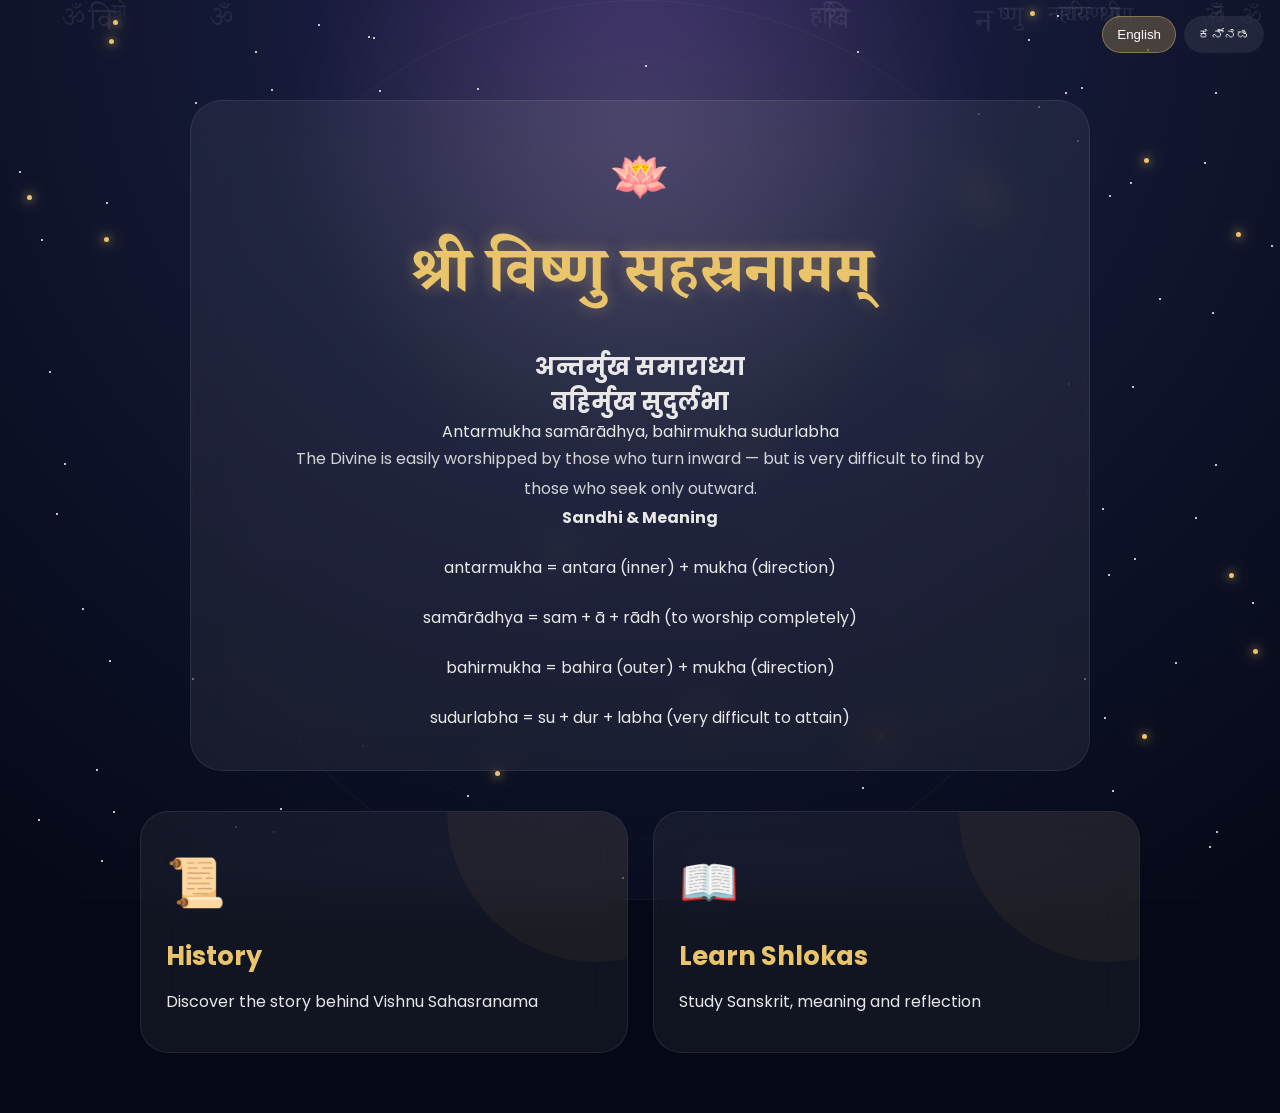
<file: index.html>
<!DOCTYPE html>
<html lang="en">
<head>
  <meta charset="UTF-8">
  <meta name="viewport" content="width=device-width, initial-scale=1.0">

  <title>Vishnu Sahasranama</title>

  <!-- Fonts -->
  <link rel="preconnect" href="https://fonts.googleapis.com">
  <link rel="preconnect" href="https://fonts.gstatic.com" crossorigin>

  <link href="https://fonts.googleapis.com/css2?family=Cinzel:wght@400;600;700&family=Poppins:wght@300;400;500;600&family=Noto+Serif+Devanagari:wght@400;500;600&display=swap" rel="stylesheet">

  <!-- Main CSS -->
  <link rel="stylesheet" href="css/style.css">
</head>

<body>

  <!-- =========================
       COSMIC BACKGROUND
  ========================== -->

  <div class="cosmos"></div>
  <div class="moon-aura"></div>

  <div id="stars"></div>
  <div id="fireflies"></div>
  <div id="sanskritLetters"></div>

  <div class="chakra-bg"></div>

  <!-- =========================
       LANGUAGE TOGGLE
  ========================== -->

  <div class="language-toggle">

    <button
      id="englishBtn"
      class="active"
      onclick="changeLanguage('en')">
      English
    </button>

    <button
      id="kannadaBtn"
      onclick="changeLanguage('kn')">
      ಕನ್ನಡ
    </button>

  </div>

  <!-- =========================
       MAIN CONTENT
  ========================== -->

  <main class="landing-container">

   <section class="quote-card">

    <div class="lotus-icon">
        🪷
    </div>

    <h1 class="quote-sanskrit">
        श्री विष्णु सहस्रनामम्
    </h1>

    <h2 class="main-title">

        अन्तर्मुख समाराध्या <br>
        बहिर्मुख सुदुर्लभा

    </h2>

    <p
        id="transliteration"
        class="transliteration">

        Antarmukha samārādhya,
        bahirmukha sudurlabha

    </p>

    <p
        id="quoteMeaning"
        class="quote-meaning">

        The Divine is easily worshipped by those who turn inward —
        but is very difficult to find by those who seek only outward.

    </p>

    <div
        id="quoteBreakdown"
        class="quote-breakdown">

        <strong id="breakdownTitle">
            Sandhi & Meaning
        </strong>

        <br><br>

        <span id="quoteBreakdownText">

            antarmukha = antara (inner) + mukha (direction)

            <br><br>

            samārādhya = sam + ā + rādh
            (to worship completely)

            <br><br>

            bahirmukha = bahira (outer) + mukha (direction)

            <br><br>

            sudurlabha = su + dur + labha
            (very difficult to attain)

        </span>

    </div>

</section>

    <!-- =========================
         NAVIGATION CARDS
    ========================== -->

    <section class="cards-container">

      <!-- HISTORY -->

      <a href="history.html" class="magic-card">

        <div class="card-icon">
          📜
        </div>

        <h2>History</h2>

        <p id="historyText">
          Discover the story behind
          Vishnu Sahasranama
        </p>

      </a>

      <!-- SHLOKAS -->

      <a href="shlokas.html" class="magic-card">

        <div class="card-icon">
          📖
        </div>

        <h2>Learn Shlokas</h2>

        <p id="shlokaText">
          Study Sanskrit,
          meaning and reflection
        </p>

      </a>

    </section>

  </main>

  <!-- =========================
       HIDDEN OM EFFECT
  ========================== -->

  <div id="hiddenOm">
    ॐ
  </div>

  <!-- =========================
       PAGE SCRIPT
  ========================== -->

  <script>

    /* =========================
       LANGUAGE DATA
    ========================== */

    const translations = {

  en: {

    transliteration:
      "Antarmukha samārādhya, bahirmukha sudurlabha",

    quote:
      "The Divine is easily worshipped by those who turn inward — but is very difficult to find by those who seek only outward.",

    breakdownTitle:
      "Sandhi & Meaning",

    breakdown:
      `antarmukha = antara (inner) + mukha (direction)

samārādhya = sam + ā + rādh (to worship completely)

bahirmukha = bahira (outer) + mukha (direction)

sudurlabha = su + dur + labha (very difficult to attain)`,

    history:
      "Discover the story behind Vishnu Sahasranama",

    shlokas:
      "Study Sanskrit, meaning and reflection"

  },

  kn: {

    transliteration:
      "ಅಂತರ್ಮುಖ ಸಮಾರಾಧ್ಯ, ಬಹಿರ್ಮುಖ ಸುದುರ್ಲಭ",

    quote:
      "ಅಂತರಂಗದ ಕಡೆ ಮುಖಮಾಡುವವರಿಗೆ ಪರಮಾತ್ಮನ ಆರಾಧನೆ ಸುಲಭ; ಹೊರಜಗತ್ತಿನಲ್ಲಿ ಮಾತ್ರ ಹುಡುಕುವವರಿಗೆ ಆ ದೈವಾನುಭವ ಅತ್ಯಂತ ದುರ್ಲಭ.",

    breakdownTitle:
      "ಪದ ವಿಭಜನೆ",

    breakdown:
      `ಅಂತರ್ಮುಖ = ಅಂತರ (ಒಳಗೆ) + ಮುಖ

ಸಮಾರಾಧ್ಯ = ಸಮ್ + ಆ + ರಾಧ್

ಬಹಿರ್ಮುಖ = ಬಹಿರ್ (ಹೊರಗೆ) + ಮುಖ

ಸುದುರ್ಲಭ = ಸು + ದುರ್ + ಲಭ`,

    history:
      "ವಿಷ್ಣು ಸಹಸ್ರನಾಮದ ಹಿನ್ನೆಲೆಯ ಕಥೆಯನ್ನು ತಿಳಿಯಿರಿ",

    shlokas:
      "ಸಂಸ್ಕೃತ, ಅರ್ಥ ಮತ್ತು ಆತ್ಮಚಿಂತನೆ ಕಲಿಯಿರಿ"

  }

};
    /* =========================
       LANGUAGE SWITCH
    ========================== */

    function changeLanguage(lang) {

        document.getElementById("transliteration").innerText =
        translations[lang].transliteration;

        document.getElementById("quoteMeaning").innerText =
        translations[lang].quote;

        document.getElementById("breakdownTitle").innerText =
        translations[lang].breakdownTitle;

        document.getElementById("quoteBreakdownText").innerText =
        translations[lang].breakdown;

        document.getElementById("historyText").innerText =
        translations[lang].history;

        document.getElementById("shlokaText").innerText =
        translations[lang].shlokas;

      document
        .getElementById("englishBtn")
        .classList.remove("active");

      document
        .getElementById("kannadaBtn")
        .classList.remove("active");

      if (lang === "en") {

        document
          .getElementById("englishBtn")
          .classList.add("active");

      } else {

        document
          .getElementById("kannadaBtn")
          .classList.add("active");

      }

      localStorage.setItem(
        "vs_language",
        lang
      );

    }

    /* =========================
       RESTORE LANGUAGE
    ========================== */

    const savedLanguage =
      localStorage.getItem("vs_language") || "en";

    changeLanguage(savedLanguage);

    /* =========================
       STARS
    ========================== */

    const stars =
      document.getElementById("stars");

    for (let i = 0; i < 120; i++) {

      const star =
        document.createElement("div");

      star.classList.add("star");

      star.style.left =
        Math.random() * 100 + "%";

      star.style.top =
        Math.random() * 100 + "%";

      star.style.animationDelay =
        Math.random() * 5 + "s";

      stars.appendChild(star);

    }

    /* =========================
       FIREFLIES
    ========================== */

    const fireflies =
      document.getElementById("fireflies");

    for (let i = 0; i < 18; i++) {

      const firefly =
        document.createElement("div");

      firefly.classList.add("firefly");

      firefly.style.left =
        Math.random() * 100 + "%";

      firefly.style.top =
        Math.random() * 100 + "%";

      firefly.style.animationDelay =
        Math.random() * 20 + "s";

      fireflies.appendChild(firefly);

    }

    /* =========================
       FLOATING SANSKRIT LETTERS
    ========================== */

    const letters = [
      "ॐ",
      "वि",
      "ष्णु",
      "न",
      "मो",
      "नारायण",
      "श्री",
      "हरिः"
    ];

    const container =
      document.getElementById("sanskritLetters");

    for (let i = 0; i < 15; i++) {

      const span =
        document.createElement("span");

      span.className =
        "floating-sanskrit";

      span.innerText =
        letters[
          Math.floor(
            Math.random() * letters.length
          )
        ];

      span.style.left =
        Math.random() * 100 + "%";

      span.style.animationDelay =
        Math.random() * 15 + "s";

      span.style.fontSize =
        (16 + Math.random() * 22) + "px";

      container.appendChild(span);

    }

    /* =========================
       HIDDEN OM EFFECT
    ========================== */

    const hiddenOm =
      document.getElementById("hiddenOm");

    setInterval(() => {

      hiddenOm.classList.add("show-om");

      setTimeout(() => {

        hiddenOm.classList.remove("show-om");

      }, 3000);

    }, 70000);

  </script>

</body>
</html>
</file>
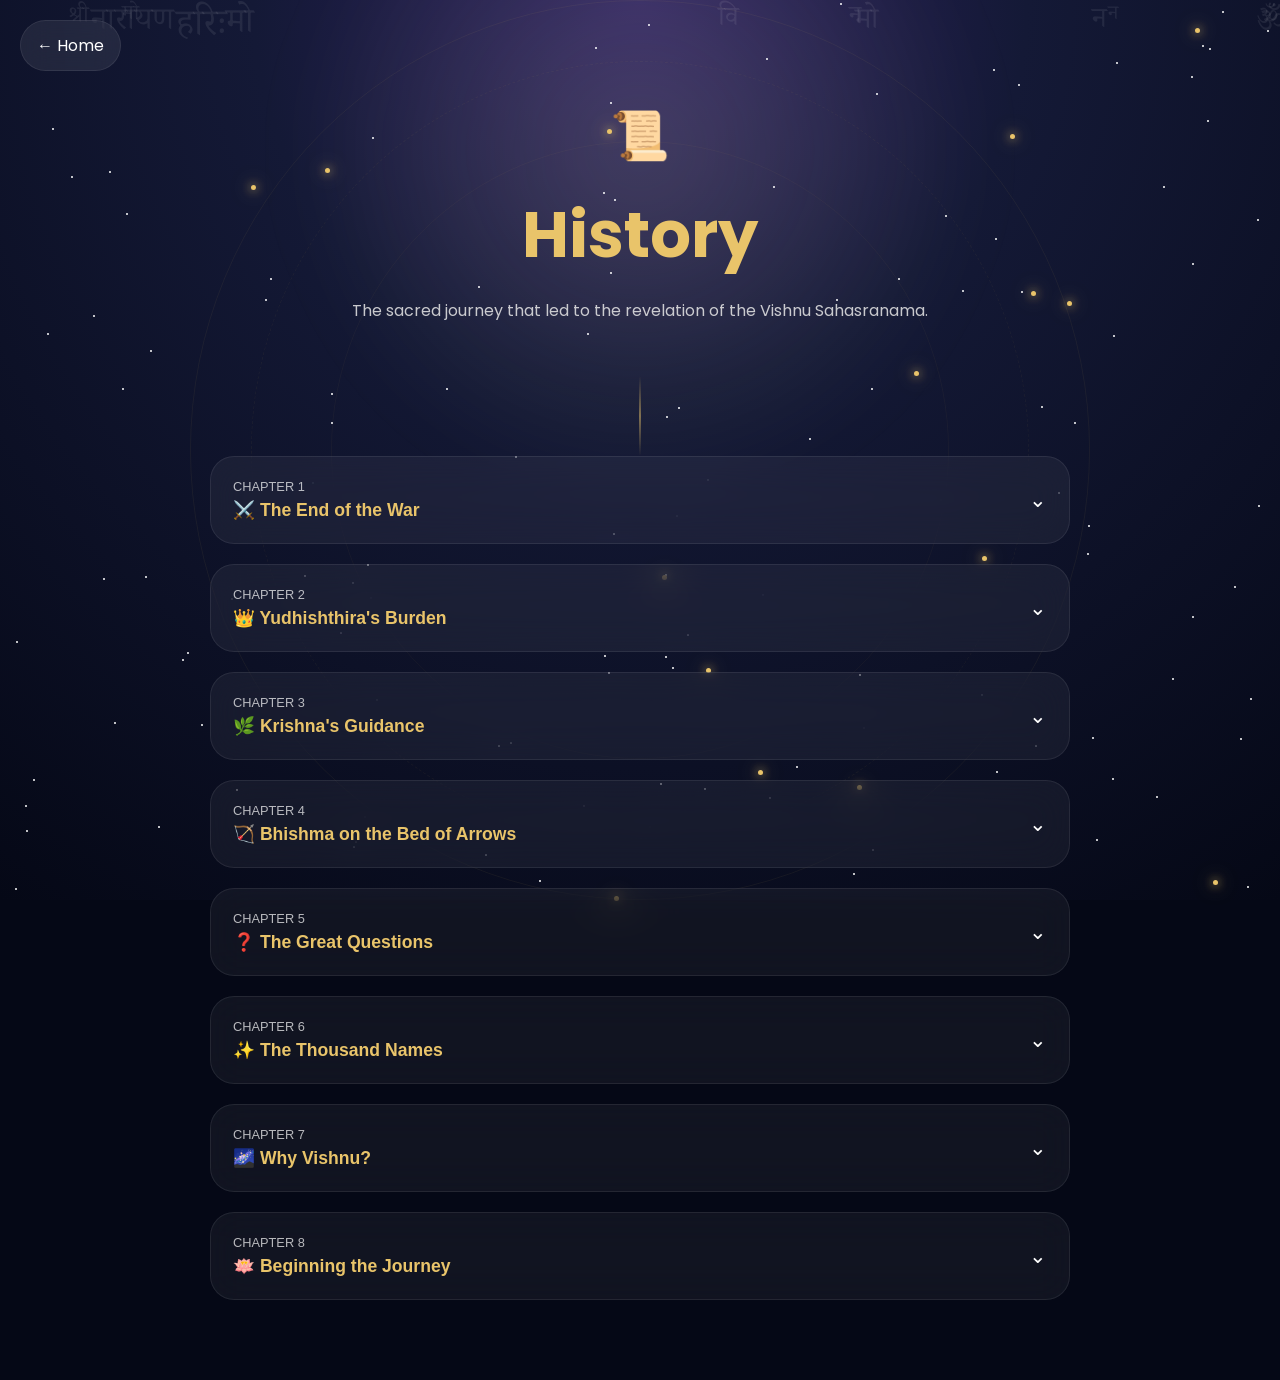
<file: history.html>
<!DOCTYPE html>
<html lang="en">
<head>
<meta charset="UTF-8">
<meta name="viewport" content="width=device-width, initial-scale=1.0">

<title>History • Vishnu Sahasranama</title>

<link rel="preconnect" href="https://fonts.googleapis.com">
<link rel="preconnect" href="https://fonts.gstatic.com" crossorigin>

<link href="https://fonts.googleapis.com/css2?family=Cinzel:wght@400;600;700&family=Poppins:wght@300;400;500;600&family=Noto+Serif+Devanagari:wght@400;500;600&display=swap" rel="stylesheet">

<link rel="stylesheet" href="css/style.css">

<style>

/* ==========================================
   HISTORY PAGE
========================================== */

.history-container{
    max-width:900px;
    margin:auto;
    padding:100px 20px 60px;
}

.page-title{
    text-align:center;
    margin-bottom:50px;
}

.page-title h1{
    color:var(--gold);
    font-size:clamp(2rem,6vw,4rem);
    margin-bottom:15px;
}

.page-title p{
    opacity:.85;
    line-height:1.8;
}

.chapter{
    background:rgba(255,255,255,.05);
    border:1px solid rgba(255,255,255,.08);
    backdrop-filter:blur(18px);
    border-radius:24px;
    overflow:hidden;
    margin-bottom:20px;
    transition:.3s;
}

.chapter:hover{
    border-color:rgba(233,196,106,.25);
}

.chapter-header{
    width:100%;
    background:none;
    border:none;
    color:white;
    padding:22px;
    cursor:pointer;
    display:flex;
    justify-content:space-between;
    align-items:center;
    text-align:left;
}

.chapter-header h3{
    color:var(--gold);
    font-size:1.1rem;
}

.chapter-number{
    font-size:.8rem;
    opacity:.7;
    display:block;
    margin-bottom:6px;
}

.chapter-icon{
    font-size:1.3rem;
    transition:.3s;
}

.chapter.active .chapter-icon{
    transform:rotate(180deg);
}

.chapter-content{
    max-height:0;
    overflow:hidden;
    transition:max-height .5s ease;
}

.chapter-content-inner{
    padding:0 22px 25px;
    line-height:1.9;
    opacity:.9;
}

.chapter-content p{
    margin-bottom:16px;
}

.back-home{
    position:fixed;
    top:20px;
    left:20px;

    background:rgba(255,255,255,.08);
    border:1px solid rgba(255,255,255,.08);

    color:white;
    text-decoration:none;

    padding:12px 16px;

    border-radius:999px;

    backdrop-filter:blur(15px);

    z-index:99;
}

.timeline-glow{
    height:80px;
    width:2px;
    margin:0 auto;
    background:linear-gradient(
        transparent,
        rgba(233,196,106,.5),
        transparent
    );
}

</style>

</head>

<body>

<div class="cosmos"></div>
<div class="moon-aura"></div>
<div id="stars"></div>
<div id="fireflies"></div>
<div id="sanskritLetters"></div>
<div class="chakra-bg"></div>

<a href="index.html" class="back-home">
← Home
</a>

<div class="history-container">

<div class="page-title">

<div style="font-size:3rem;margin-bottom:15px;">
📜
</div>

<h1>History</h1>

<p>
The sacred journey that led to the revelation of the
Vishnu Sahasranama.
</p>

</div>

<div class="timeline-glow"></div>

<!-- CHAPTER 1 -->

<div class="chapter">

<button class="chapter-header">

<div>

<span class="chapter-number">
CHAPTER 1
</span>

<h3>
⚔️ The End of the War
</h3>

</div>

<span class="chapter-icon">
⌄
</span>

</button>

<div class="chapter-content">

<div class="chapter-content-inner">

<p>
The great Kurukshetra War had finally ended.
The battle that shook kingdoms, families, and generations
was over.
</p>

<p>
The Pandavas emerged victorious, yet the battlefield
was covered with loss and sorrow.
Victory had come at a terrible price.
</p>

<p>
Thousands had fallen. Teachers, friends, relatives,
and warriors lay silent beneath the evening sky.
</p>

</div>

</div>

</div>

<!-- CHAPTER 2 -->

<div class="chapter">

<button class="chapter-header">

<div>

<span class="chapter-number">
CHAPTER 2
</span>

<h3>
👑 Yudhishthira's Burden
</h3>

</div>

<span class="chapter-icon">
⌄
</span>

</button>

<div class="chapter-content">

<div class="chapter-content-inner">

<p>
Yudhishthira was crowned king of Hastinapura.
Yet peace did not enter his heart.
</p>

<p>
Instead of celebration, he felt guilt and grief.
Every victory reminded him of the lives that had been lost.
</p>

<p>
He wondered whether any throne was worth such suffering.
Questions about duty, justice, and life itself troubled him.
</p>

</div>

</div>

</div>

<!-- CHAPTER 3 -->

<div class="chapter">

<button class="chapter-header">

<div>

<span class="chapter-number">
CHAPTER 3
</span>

<h3>
🌿 Krishna's Guidance
</h3>

</div>

<span class="chapter-icon">
⌄
</span>

</button>

<div class="chapter-content">

<div class="chapter-content-inner">

<p>
Seeking answers, Yudhishthira turned to Sri Krishna.
</p>

<p>
Krishna knew that the greatest living repository of wisdom
still remained on Earth.
</p>

<p>
Bhishma Pitamaha, lying upon a bed of arrows,
still waited for the chosen moment of his departure.
</p>

</div>

</div>

</div>

<!-- CHAPTER 4 -->

<div class="chapter">

<button class="chapter-header">

<div>

<span class="chapter-number">
CHAPTER 4
</span>

<h3>
🏹 Bhishma on the Bed of Arrows
</h3>

</div>

<span class="chapter-icon">
⌄
</span>

</button>

<div class="chapter-content">

<div class="chapter-content-inner">

<p>
Bhishma possessed the blessing of choosing the moment
of his own death.
</p>

<p>
Though pierced by countless arrows,
his mind remained calm and radiant.
</p>

<p>
Kings, sages, and warriors gathered around him,
knowing that his wisdom was beyond compare.
</p>

</div>

</div>

</div>

<!-- CHAPTER 5 -->

<div class="chapter">

<button class="chapter-header">

<div>

<span class="chapter-number">
CHAPTER 5
</span>

<h3>
❓ The Great Questions
</h3>

</div>

<span class="chapter-icon">
⌄
</span>

</button>

<div class="chapter-content">

<div class="chapter-content-inner">

<p>
Yudhishthira asked profound questions.
</p>

<p>
Who is the Supreme Reality?
What is the highest refuge?
What is the greatest path of Dharma?
</p>

<p>
How can a human being attain peace?
How can one become free from the cycle of suffering?
</p>

</div>

</div>

</div>

<!-- CHAPTER 6 -->

<div class="chapter">

<button class="chapter-header">

<div>

<span class="chapter-number">
CHAPTER 6
</span>

<h3>
✨ The Thousand Names
</h3>

</div>

<span class="chapter-icon">
⌄
</span>

</button>

<div class="chapter-content">

<div class="chapter-content-inner">

<p>
Bhishma's answer was remarkable.
</p>

<p>
He taught that remembering and chanting
the thousand names of the Supreme Lord
was one of the highest spiritual practices.
</p>

<p>
These names became known as the
Vishnu Sahasranama.
</p>

</div>

</div>

</div>

<!-- CHAPTER 7 -->

<div class="chapter">

<button class="chapter-header">

<div>

<span class="chapter-number">
CHAPTER 7
</span>

<h3>
🌌 Why Vishnu?
</h3>

</div>

<span class="chapter-icon">
⌄
</span>

</button>

<div class="chapter-content">

<div class="chapter-content-inner">

<p>
The name Vishnu comes from a root meaning
"to pervade."
</p>

<p>
Bhishma describes the Divine as that which
exists everywhere, within all beings,
and throughout the universe.
</p>

<p>
The focus is not on sectarian identity,
but on the all-pervading Reality itself.
</p>

</div>

</div>

</div>

<!-- CHAPTER 8 -->

<div class="chapter">

<button class="chapter-header">

<div>

<span class="chapter-number">
CHAPTER 8
</span>

<h3>
🪷 Beginning the Journey
</h3>

</div>

<span class="chapter-icon">
⌄
</span>

</button>

<div class="chapter-content">

<div class="chapter-content-inner">

<p>
From this sacred conversation emerged one of the most
beloved hymns in Indian spiritual tradition.
</p>

<p>
For centuries, seekers have recited these names
for peace, devotion, contemplation, and liberation.
</p>

<p>
Every name reveals a different facet of the Infinite.
Every verse becomes a step inward.
</p>

<p>
The journey now continues with the Shlokas.
</p>

</div>

</div>

</div>

</div>

<script>

/* ==========================
   ACCORDION
========================== */

const chapters =
document.querySelectorAll(".chapter");

chapters.forEach(chapter=>{

const btn =
chapter.querySelector(".chapter-header");

btn.addEventListener("click",()=>{

const content =
chapter.querySelector(".chapter-content");

chapter.classList.toggle("active");

if(content.style.maxHeight){

content.style.maxHeight = null;

}else{

content.style.maxHeight =
content.scrollHeight + "px";

}

});

});

/* ==========================
   STARS
========================== */

const stars =
document.getElementById("stars");

for(let i=0;i<120;i++){

const star =
document.createElement("div");

star.classList.add("star");

star.style.left =
Math.random()*100+"%";

star.style.top =
Math.random()*100+"%";

stars.appendChild(star);

}

/* ==========================
   FIREFLIES
========================== */

const fireflies =
document.getElementById("fireflies");

for(let i=0;i<15;i++){

const firefly =
document.createElement("div");

firefly.classList.add("firefly");

firefly.style.left =
Math.random()*100+"%";

firefly.style.top =
Math.random()*100+"%";

fireflies.appendChild(firefly);

}

/* ==========================
   FLOATING SANSKRIT
========================== */

const letters = [
"ॐ","न","मो","वि","ष्णु",
"श्री","हरिः","नारायण"
];

const container =
document.getElementById("sanskritLetters");

for(let i=0;i<12;i++){

const span =
document.createElement("span");

span.className =
"floating-sanskrit";

span.innerText =
letters[
Math.floor(
Math.random()*letters.length
)
];

span.style.left =
Math.random()*100+"%";

span.style.fontSize =
(18+Math.random()*20)+"px";

span.style.animationDelay =
Math.random()*20+"s";

container.appendChild(span);

}

</script>

</body>
</html>
</file>
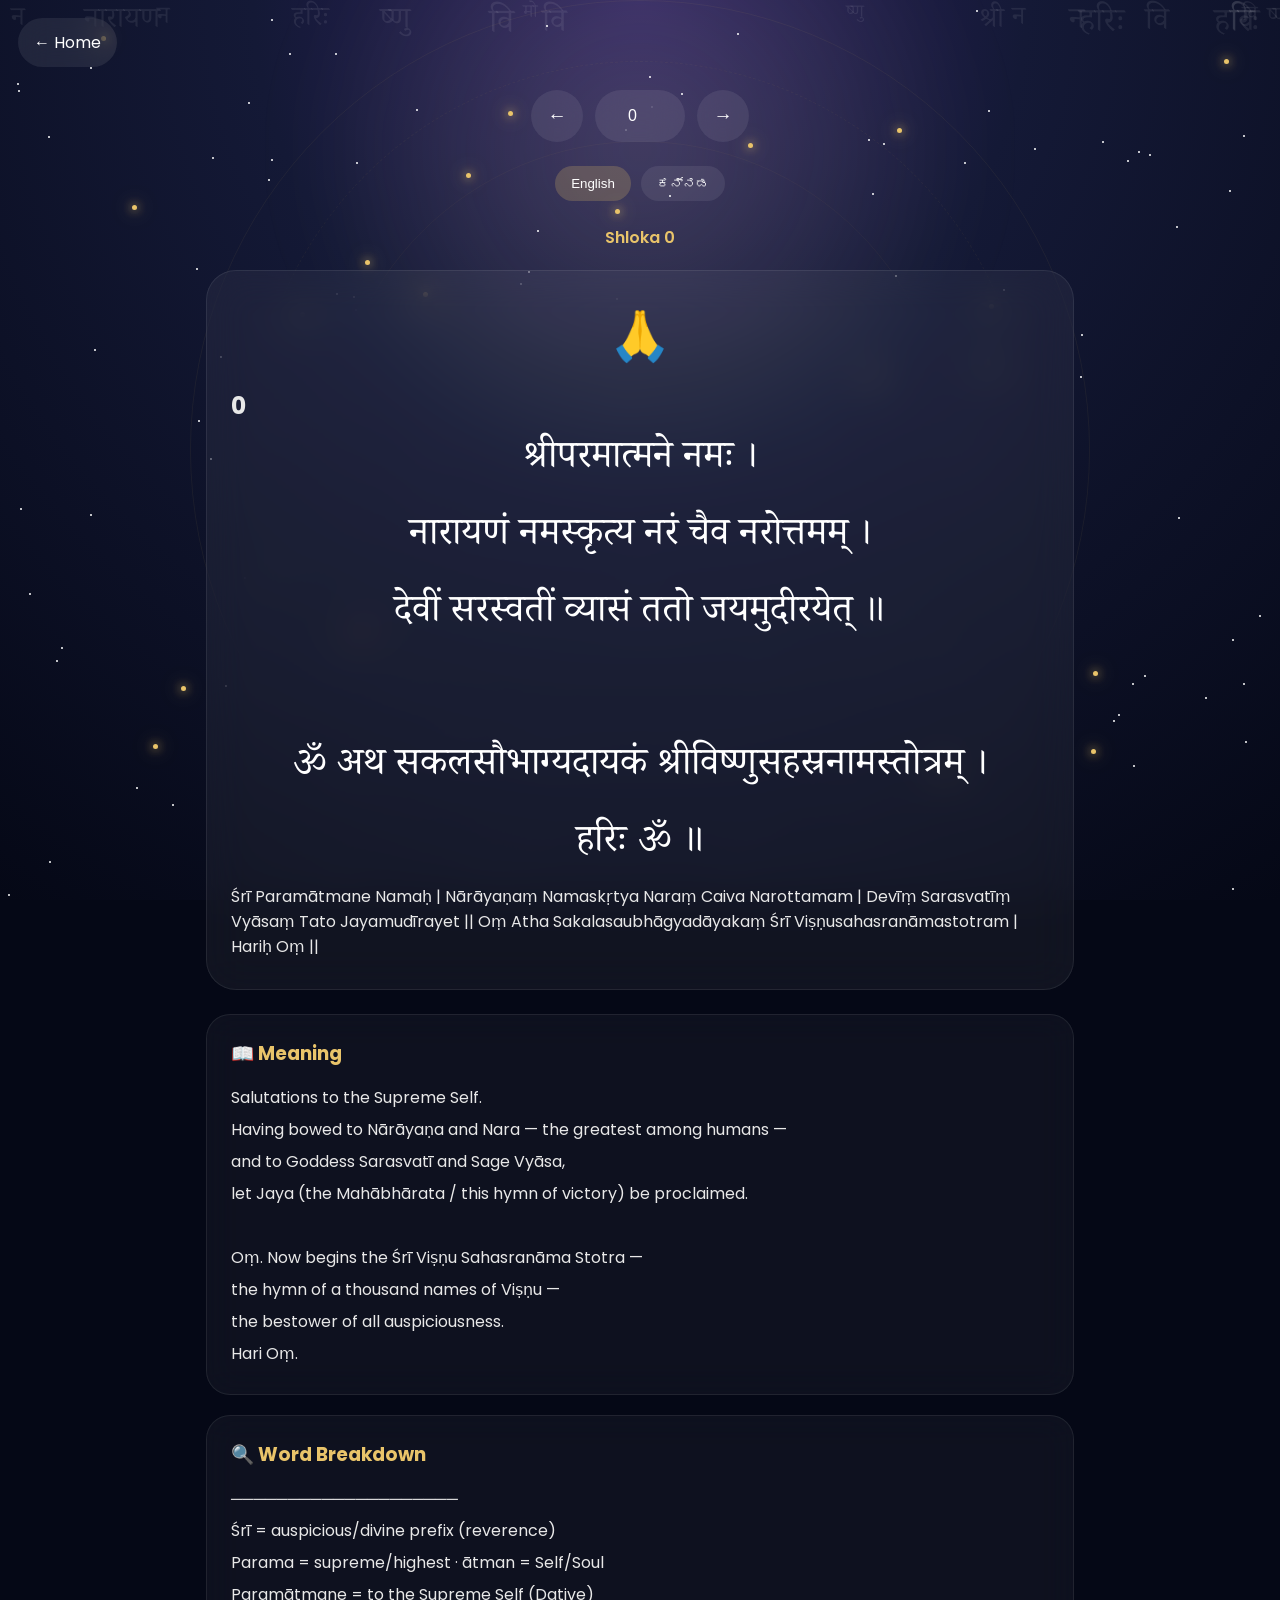
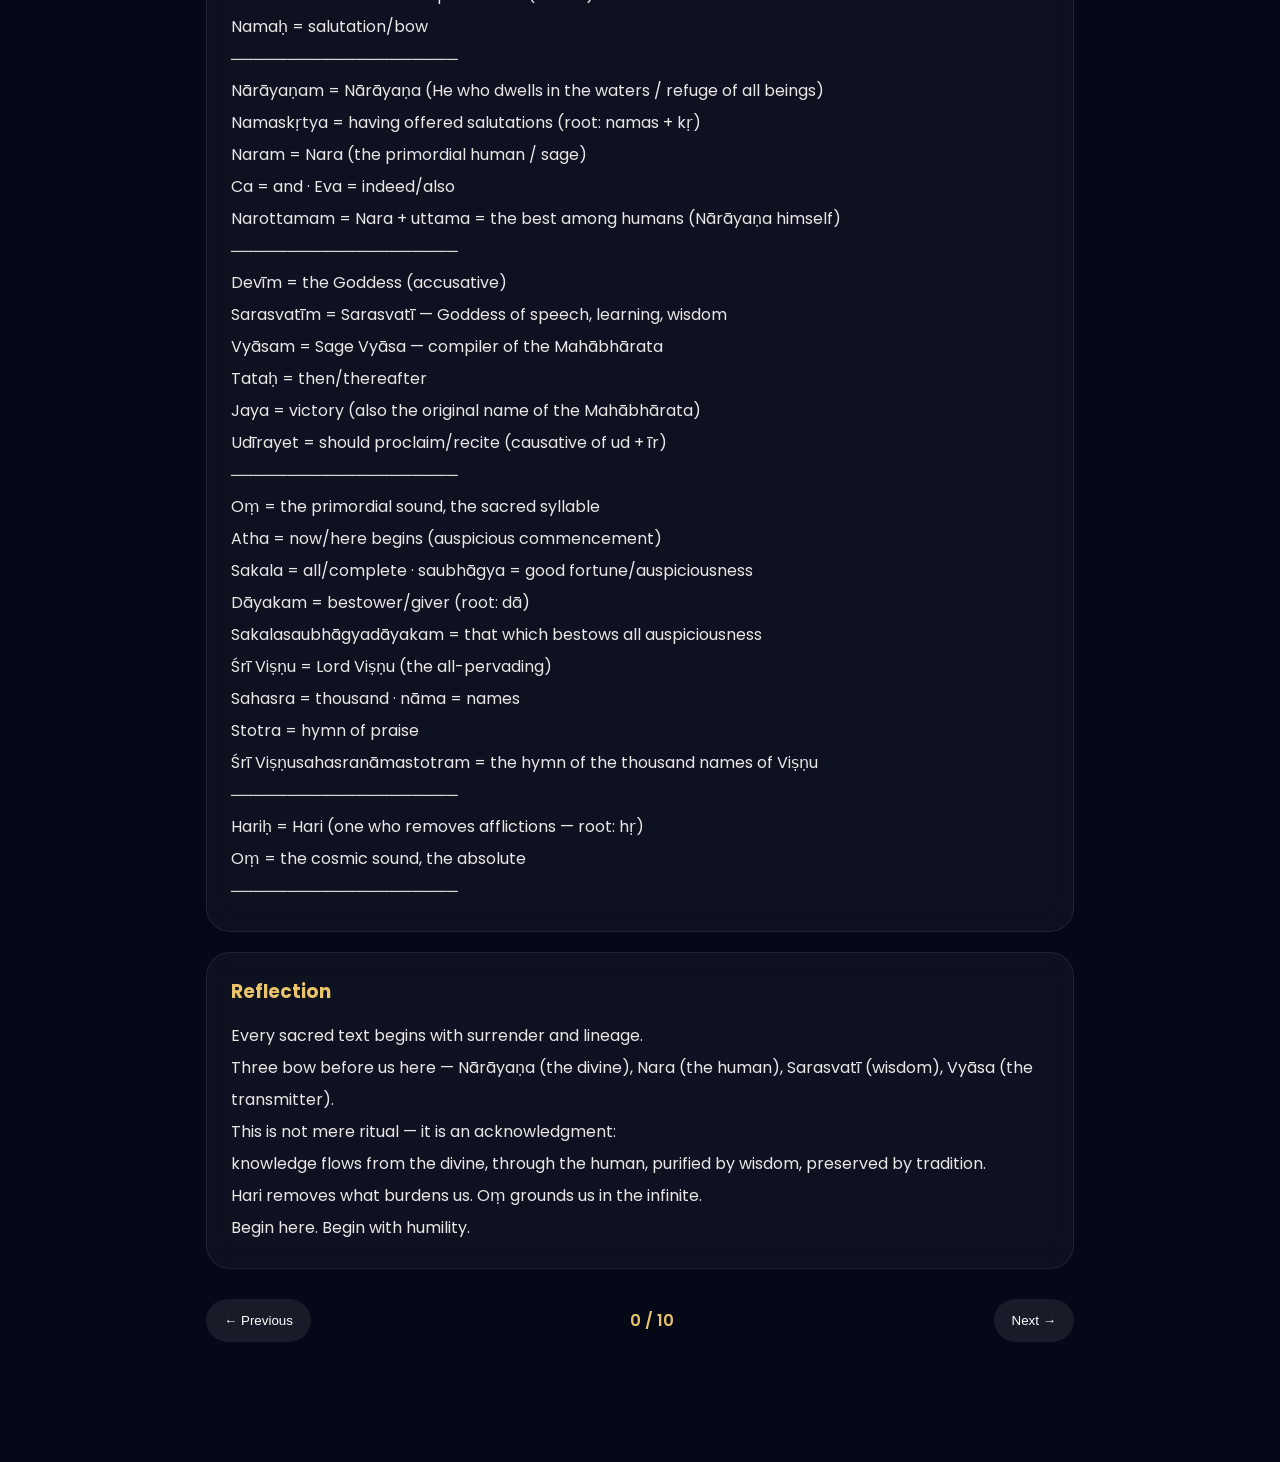
<file: shlokas.html>
<!DOCTYPE html>
<html lang="en">
<head>
<meta charset="UTF-8">
<meta name="viewport" content="width=device-width, initial-scale=1.0">

<title>Learn Shlokas • Vishnu Sahasranama</title>

<link rel="preconnect" href="https://fonts.googleapis.com">
<link rel="preconnect" href="https://fonts.gstatic.com" crossorigin>

<link href="https://fonts.googleapis.com/css2?family=Poppins:wght@300;400;500;600&family=Noto+Serif+Devanagari:wght@400;500;600;700&display=swap" rel="stylesheet">

<link rel="stylesheet" href="css/style.css">

<style>

/* ==========================================
   SHLOKA PAGE
========================================== */

.shloka-page{
    max-width:900px;
    margin:auto;
    padding:90px 16px 120px;
}

/* ---------- TOP NAV ---------- */

.top-nav{

    position:sticky;
    top:12px;

    z-index:100;

    display:flex;
    align-items:center;
    justify-content:center;
    gap:12px;

    margin-bottom:24px;
}

.nav-btn{

    width:52px;
    height:52px;

    border:none;
    cursor:pointer;

    border-radius:50%;

    color:white;

    background:rgba(255,255,255,.08);

    backdrop-filter:blur(16px);

    font-size:1.2rem;
}

.jump-box{

    width:90px;
    height:52px;

    border:none;

    border-radius:999px;

    text-align:center;

    color:white;

    background:rgba(255,255,255,.08);

    backdrop-filter:blur(16px);

    font-size:1rem;
}

/* ---------- LANGUAGE ---------- */

.language-switch{

    display:flex;
    justify-content:center;
    gap:10px;

    margin-bottom:24px;
}

.language-switch button{

    border:none;
    cursor:pointer;

    padding:10px 16px;

    border-radius:999px;

    color:white;

    background:rgba(255,255,255,.08);
}

.language-switch .active{
    background:rgba(233,196,106,.22);
}

/* ---------- PROGRESS ---------- */

.progress{

    text-align:center;

    margin-bottom:20px;

    color:var(--gold);

    font-weight:600;
}

/* ---------- CARD ---------- */

.shloka-card{

    background:rgba(255,255,255,.05);

    border:1px solid rgba(255,255,255,.08);

    backdrop-filter:blur(20px);

    border-radius:30px;

    padding:30px 24px;

    margin-bottom:24px;

    animation:fadeIn .6s ease;
}

.shloka-icon{

    text-align:center;

    font-size:3rem;

    margin-bottom:15px;

    animation:lotusFloat 4s infinite ease-in-out;
}

.shloka-title{

    text-align:center;

    color:var(--gold);

    margin-bottom:18px;
}

.shloka-verse{

    font-family:'Noto Serif Devanagari',serif;

    text-align:center;

    white-space:pre-line;

    line-height:2;

    font-size:clamp(1.5rem,5vw,2.4rem);

    color:white;
}

/* ---------- SECTION ---------- */

.section-card{

    background:rgba(255,255,255,.04);

    border:1px solid rgba(255,255,255,.08);

    border-radius:24px;

    padding:24px;

    margin-bottom:20px;

    backdrop-filter:blur(16px);
}

.section-card h3{

    color:var(--gold);

    margin-bottom:14px;
}

.content{

    white-space:pre-line;

    line-height:2;
}

/* ---------- BOTTOM NAV ---------- */

.bottom-nav{

    display:flex;

    justify-content:space-between;

    align-items:center;

    gap:10px;

    margin-top:30px;
}

.bottom-btn{

    border:none;

    cursor:pointer;

    padding:14px 18px;

    border-radius:999px;

    color:white;

    background:rgba(255,255,255,.08);
}

.counter{

    color:var(--gold);
    font-weight:600;
}

/* ---------- FLOATING HOME ---------- */

.home-btn{

    position:fixed;

    top:18px;
    left:18px;

    z-index:100;

    text-decoration:none;

    color:white;

    background:rgba(255,255,255,.08);

    border-radius:999px;

    padding:12px 16px;

    backdrop-filter:blur(16px);
}

/* ---------- ANIMATION ---------- */

@keyframes fadeIn{

    from{
        opacity:0;
        transform:translateY(20px);
    }

    to{
        opacity:1;
        transform:translateY(0);
    }
}

/* ---------- MOBILE ---------- */

@media(max-width:768px){

    .shloka-card{
        padding:24px 18px;
    }

    .section-card{
        padding:18px;
    }

    .bottom-nav{
        flex-direction:column;
    }

    .bottom-btn{
        width:100%;
    }

}

</style>
</head>

<body>

<!-- Cosmic Effects -->
<div class="cosmos"></div>
<div class="moon-aura"></div>
<div id="stars"></div>
<div id="fireflies"></div>
<div id="sanskritLetters"></div>
<div class="chakra-bg"></div>

<a href="index.html" class="home-btn">
← Home
</a>

<main class="shloka-page">

    <!-- TOP NAVIGATION -->

    <div class="top-nav">

        <button class="nav-btn" id="prevTop">
            ←
        </button>

        <input
            type="number"
            min="1"
            id="jumpInput"
            class="jump-box"
            placeholder="#">

        <button class="nav-btn" id="nextTop">
            →
        </button>

    </div>

    <!-- LANGUAGE -->

    <div class="language-switch">

        <button
            id="langEn"
            class="active">
            English
        </button>

        <button
            id="langKn">
            ಕನ್ನಡ
        </button>

    </div>

    <!-- PROGRESS -->

    <div class="progress" id="progressText">
        Shloka 1
    </div>

    <!-- SHLOKA -->

    <section class="shloka-card">

    <div id="shlokaIcon" class="shloka-icon">
        🪷
    </div>

    <h2 id="shlokaTitle" class="section-heading">
        🪷 Shloka
    </h2>

    <div id="shlokaVerse" class="shloka-verse"></div>

    <div id="shlokaSub" class="shloka-sub"></div>

</section>

    <!-- MEANING -->

<section class="section-card">

    <h3>
        📖 Meaning
    </h3>

    <div
        id="meaning"
        class="content">
    </div>

</section>

<!-- WORD BREAKDOWN -->

<section class="section-card">

    <h3>
        🔍 Word Breakdown
    </h3>

    <div
        id="breakdown"
        class="content">
    </div>

</section>

    <!-- MEANING -->

    <!-- <section class="section-card">

        <h3>
            Meaning
        </h3>

        <div
            id="meaning"
            class="content">
        </div>

    </section> -->

    <!-- REFLECTION -->

    <section class="section-card">

        <h3>
            Reflection
        </h3>

        <div
            id="reflection"
            class="content">
        </div>

    </section>

    <!-- BOTTOM NAV -->

    <div class="bottom-nav">

        <button
            class="bottom-btn"
            id="prevBottom">

            ← Previous

        </button>

        <div
            id="counter"
            class="counter">

            1 / 3

        </div>

        <button
            class="bottom-btn"
            id="nextBottom">

            Next →

        </button>

    </div>

</main>

<!-- DATA FILE -->

<script src="data/shlokas.js"></script>

<!-- PAGE SCRIPT -->

<script src="js/shlokas.js"></script>

</body>
</html>
</file>
<file: css/style.css>
/* ==========================================
   VISHNU SAHASRANAMA
   style.css
========================================== */

/* ---------- RESET ---------- */

*{
    margin:0;
    padding:0;
    box-sizing:border-box;
}

:root{

    --bg:#050816;
    --bg2:#0d1128;

    --gold:#e9c46a;
    --gold-soft:#f6d88b;

    --card:rgba(255,255,255,.06);
    --border:rgba(255,255,255,.08);

    --white:#ffffff;
    --text:#e8e8e8;

    --lotus:#d8b4ff;

}

html{
    scroll-behavior:smooth;
}

body{

    min-height:100vh;

    font-family:'Poppins',sans-serif;

    background:var(--bg);

    color:var(--text);

    overflow-x:hidden;

    position:relative;
}

/* ==========================================
   COSMIC BACKGROUND
========================================== */

.cosmos{

    position:fixed;
    inset:0;

    z-index:-10;

    background:
    radial-gradient(
        circle at top,
        #2d215f 0%,
        #141936 35%,
        #050816 100%
    );
}

/* ==========================================
   MOON AURA
========================================== */

.moon-aura{

    position:fixed;

    top:-200px;
    left:50%;

    transform:translateX(-50%);

    width:700px;
    height:700px;

    border-radius:50%;

    background:
    radial-gradient(
        circle,
        rgba(255,248,210,.15),
        transparent 70%
    );

    filter:blur(40px);

    z-index:-8;

    pointer-events:none;
}

/* ==========================================
   SUDARSHANA CHAKRA
========================================== */

.chakra-bg{

    position:fixed;

    width:900px;
    height:900px;

    top:50%;
    left:50%;

    transform:
    translate(-50%,-50%);

    border-radius:50%;

    border:
    1px solid rgba(233,196,106,.06);

    z-index:-7;

    animation:
    rotateChakra 80s linear infinite;
}

.chakra-bg::before{

    content:"";

    position:absolute;

    inset:60px;

    border-radius:50%;

    border:
    1px dashed rgba(233,196,106,.05);
}

.chakra-bg::after{

    content:"";

    position:absolute;

    inset:140px;

    border-radius:50%;

    border:
    1px solid rgba(233,196,106,.04);
}

@keyframes rotateChakra{

    from{
        transform:
        translate(-50%,-50%)
        rotate(0deg);
    }

    to{
        transform:
        translate(-50%,-50%)
        rotate(360deg);
    }
}

/* ==========================================
   STARS
========================================== */

#stars{

    position:fixed;
    inset:0;

    z-index:-6;

    pointer-events:none;
}

.star{

    position:absolute;

    width:2px;
    height:2px;

    border-radius:50%;

    background:white;

    animation:
    twinkle 4s infinite ease-in-out;
}

@keyframes twinkle{

    0%,100%{
        opacity:.2;
        transform:scale(.8);
    }

    50%{
        opacity:1;
        transform:scale(1.5);
    }
}

/* ==========================================
   FIREFLIES
========================================== */

#fireflies{

    position:fixed;
    inset:0;

    pointer-events:none;

    z-index:-5;
}

.firefly{

    position:absolute;

    width:5px;
    height:5px;

    border-radius:50%;

    background:var(--gold);

    box-shadow:
    0 0 10px var(--gold),
    0 0 20px var(--gold);

    animation:
    fireflyFloat 18s ease-in-out infinite;
}

@keyframes fireflyFloat{

    0%{

        transform:
        translate(0,0);

        opacity:.2;
    }

    25%{

        transform:
        translate(30px,-40px);

        opacity:1;
    }

    50%{

        transform:
        translate(-20px,-70px);

        opacity:.6;
    }

    75%{

        transform:
        translate(50px,-120px);

        opacity:1;
    }

    100%{

        transform:
        translate(0,-180px);

        opacity:0;
    }
}

/* ==========================================
   FLOATING SANSKRIT
========================================== */

#sanskritLetters{

    position:fixed;
    inset:0;

    z-index:-4;

    pointer-events:none;
}

.floating-sanskrit{

    position:absolute;

    color:
    rgba(255,255,255,.08);

    font-family:
    'Noto Serif Devanagari',
    serif;

    animation:
    floatSanskrit
    24s linear infinite;
}

@keyframes floatSanskrit{

    from{

        transform:
        translateY(110vh);

        opacity:0;
    }

    15%{
        opacity:.3;
    }

    85%{
        opacity:.3;
    }

    to{

        transform:
        translateY(-150px);

        opacity:0;
    }
}

/* ==========================================
   LANGUAGE TOGGLE
========================================== */

.language-toggle{

    position:fixed;

    top:16px;
    right:16px;

    z-index:100;

    display:flex;
    gap:8px;
}

.language-toggle button{

    border:none;

    cursor:pointer;

    padding:10px 14px;

    border-radius:999px;

    color:white;

    background:
    rgba(255,255,255,.08);

    backdrop-filter:blur(12px);

    transition:.3s;
}

.language-toggle button:hover{

    transform:
    translateY(-2px);
}

.language-toggle .active{

    background:
    rgba(233,196,106,.25);

    border:
    1px solid rgba(233,196,106,.4);
}

/* ==========================================
   MAIN LAYOUT
========================================== */

.landing-container{

    min-height:100vh;

    display:flex;

    flex-direction:column;

    justify-content:center;

    align-items:center;

    gap:40px;

    padding:

    100px 20px
    60px;
}

/* ==========================================
   QUOTE CARD
========================================== */

.quote-card{

    width:100%;
    max-width:900px;

    text-align:center;

    padding:40px 25px;

    background:var(--card);

    border:
    1px solid var(--border);

    border-radius:32px;

    backdrop-filter:
    blur(18px);

    animation:
    fadeUp 1.2s ease;
}

.lotus-icon{

    font-size:3rem;

    margin-bottom:20px;

    animation:
    lotusFloat 4s ease-in-out infinite;
}

@keyframes lotusFloat{

    0%,100%{
        transform:
        translateY(0px);
    }

    50%{
        transform:
        translateY(-10px);
    }
}

.quote-sanskrit{

    font-family:
    'Noto Serif Devanagari',
    serif;

    color:var(--gold);

    font-size:
    clamp(2rem,6vw,4rem);

    line-height:1.5;

    margin-bottom:20px;

    text-shadow:
    0 0 15px
    rgba(233,196,106,.35);
}

.quote-meaning{

    max-width:700px;

    margin:auto;

    line-height:1.9;

    font-size:1rem;

    opacity:.9;
}

/* ==========================================
   CARDS
========================================== */

.cards-container{

    width:100%;
    max-width:1000px;

    display:grid;

    grid-template-columns:
    repeat(
        auto-fit,
        minmax(280px,1fr)
    );

    gap:25px;
}

.magic-card{

    text-decoration:none;

    color:white;

    background:
    rgba(255,255,255,.05);

    border:
    1px solid rgba(255,255,255,.08);

    border-radius:28px;

    padding:35px 25px;

    backdrop-filter:blur(18px);

    transition:.4s ease;

    position:relative;

    overflow:hidden;
}

.magic-card::before{

    content:"";

    position:absolute;

    width:300px;
    height:300px;

    top:-150px;
    right:-120px;

    border-radius:50%;

    background:
    rgba(233,196,106,.05);

    transition:.5s;
}

.magic-card:hover{

    transform:
    translateY(-8px);

    border-color:
    rgba(233,196,106,.25);

    box-shadow:
    0 10px 40px
    rgba(0,0,0,.25);
}

.magic-card:hover::before{

    transform:
    scale(1.2);
}

.card-icon{

    font-size:3rem;

    margin-bottom:18px;
}

.magic-card h2{

    color:var(--gold);

    margin-bottom:12px;

    font-size:1.6rem;
}

.magic-card p{

    line-height:1.8;

    opacity:.9;
}

/* ==========================================
   HIDDEN OM
========================================== */

#hiddenOm{

    position:fixed;

    top:50%;
    left:50%;

    transform:
    translate(-50%,-50%);

    font-size:8rem;

    color:
    rgba(233,196,106,.25);

    opacity:0;

    pointer-events:none;

    z-index:50;
}

.show-om{

    animation:
    omReveal 3s ease;
}

/* ==========================
   SANDHI STYLING
========================== */

.sandhi-item{

    margin-bottom:18px;

}

.sandhi-word{

    color:#ffd166;

    font-weight:700;

    font-size:1.05rem;

    font-family:
    "Noto Serif Devanagari",
    serif;

}

.sandhi-arrow{

    color:#ffffff88;

    margin:0 6px;

}

.sandhi-meaning{

    color:#7ee7ff;

    font-weight:600;

}

.sandhi-item p{

    margin-top:10px;

    color:#ececec;

    line-height:1.8;

}

.sandhi-divider{

    height:1px;

    background:
    rgba(255,255,255,.08);

    margin:18px 0;

}

@keyframes omReveal{

    0%{

        opacity:0;

        transform:
        translate(-50%,-50%)
        scale(.5);
    }

    50%{

        opacity:1;

        transform:
        translate(-50%,-50%)
        scale(1);
    }

    100%{

        opacity:0;

        transform:
        translate(-50%,-50%)
        scale(1.3);
    }
}

/* ==========================================
   COMMON ANIMATION
========================================== */

@keyframes fadeUp{

    from{

        opacity:0;

        transform:
        translateY(40px);
    }

    to{

        opacity:1;

        transform:
        translateY(0);
    }
}

/* ==========================================
   MOBILE
========================================== */

@media (max-width:768px){

    .landing-container{

        padding:
        90px 16px
        40px;
    }

    .quote-card{

        padding:
        30px 20px;
    }

    .quote-meaning{

        font-size:.95rem;
    }

    .magic-card{

        padding:
        28px 20px;
    }

    .card-icon{

        font-size:2.4rem;
    }

    .chakra-bg{

        width:600px;
        height:600px;
    }

    #hiddenOm{

        font-size:5rem;
    }

}
</file>
